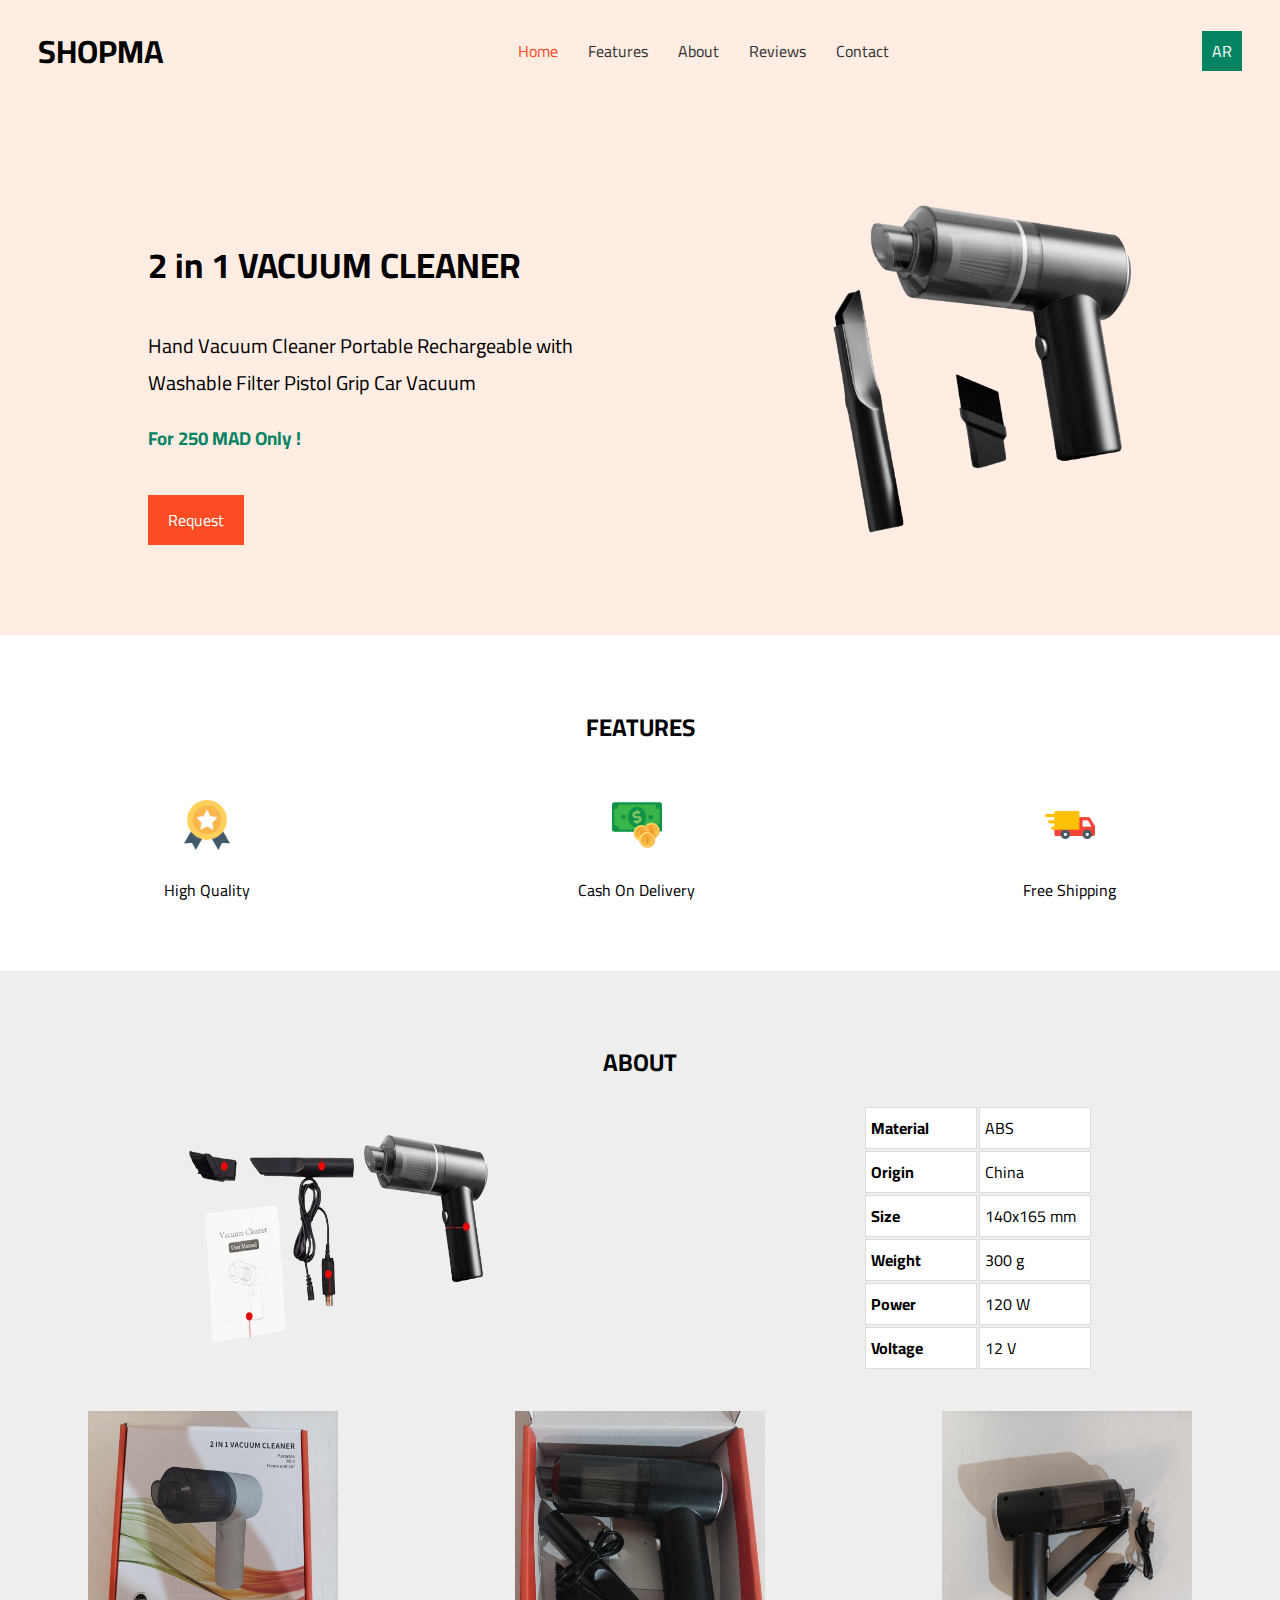
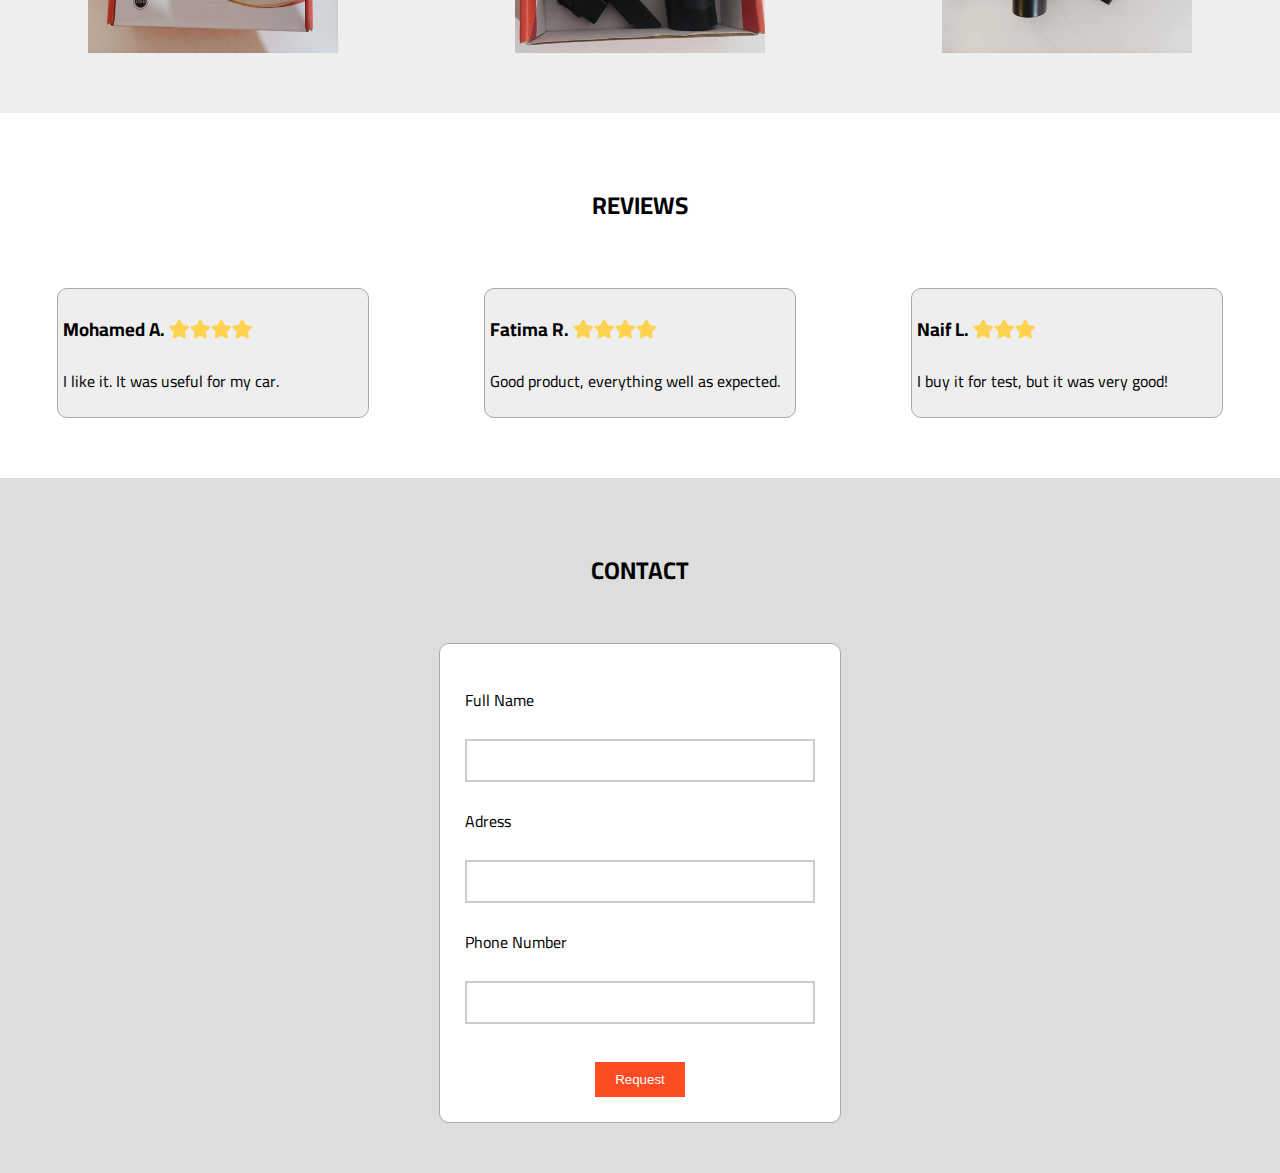
<file: index.html>
<!DOCTYPE html>
<html lang="en">

<head>
    <meta charset="UTF-8">
    <meta name="viewport" content="width=device-width, initial-scale=1.0">
    <title>Language Redirect</title>
</head>

<body>
    <script>
        // Function to get the user's preferred language from the navigator
        function getUserLanguage() {
            return navigator.language || navigator.userLanguage;
        }

        // Function to redirect to the appropriate page based on language
        function redirectToLanguagePage() {
            var userLanguage = getUserLanguage().toLowerCase();

            // Check if the language is Arabic
            if (userLanguage.includes('ar')) {
                window.location.href = 'ar/index.html';
            } else {
                // Default to English or any other language
                window.location.href = 'en/index.html';
            }
        }

        // Call the function on page load
        redirectToLanguagePage();
    </script>
</body>

</html>
</file>
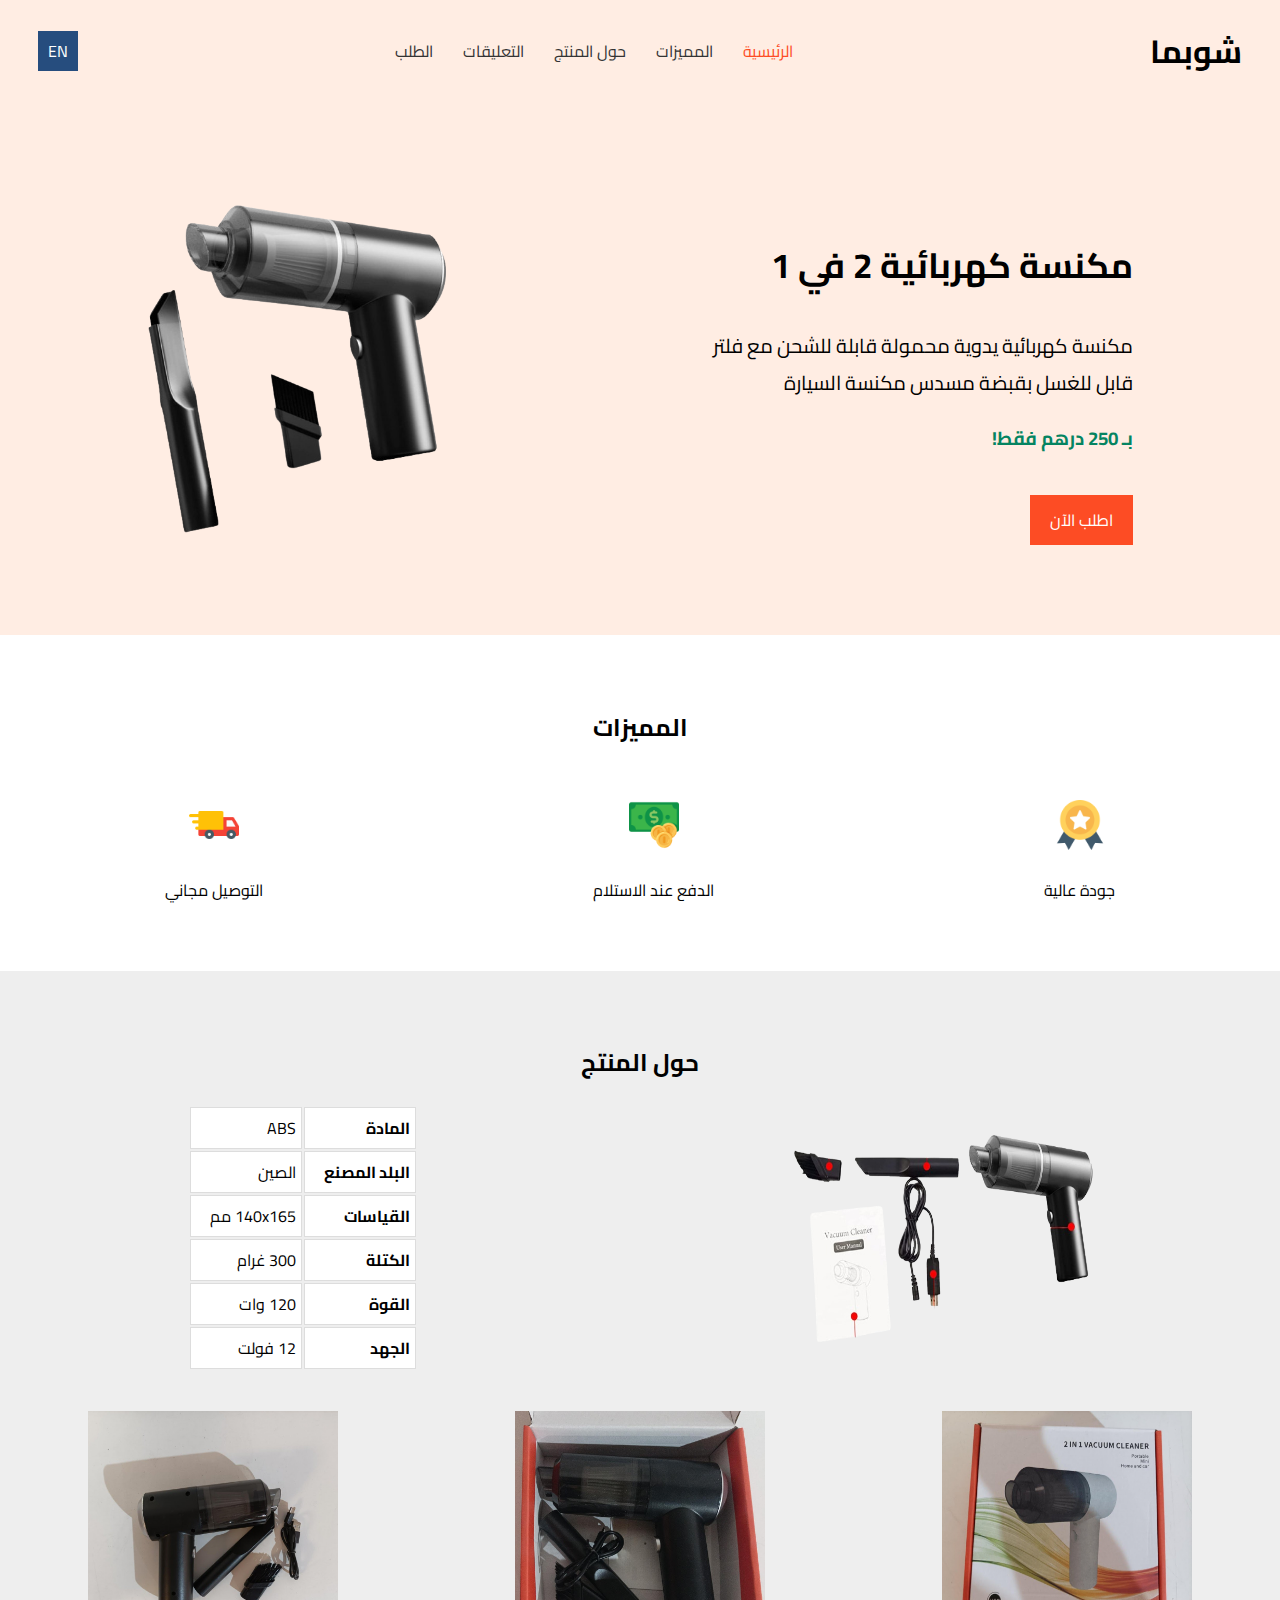
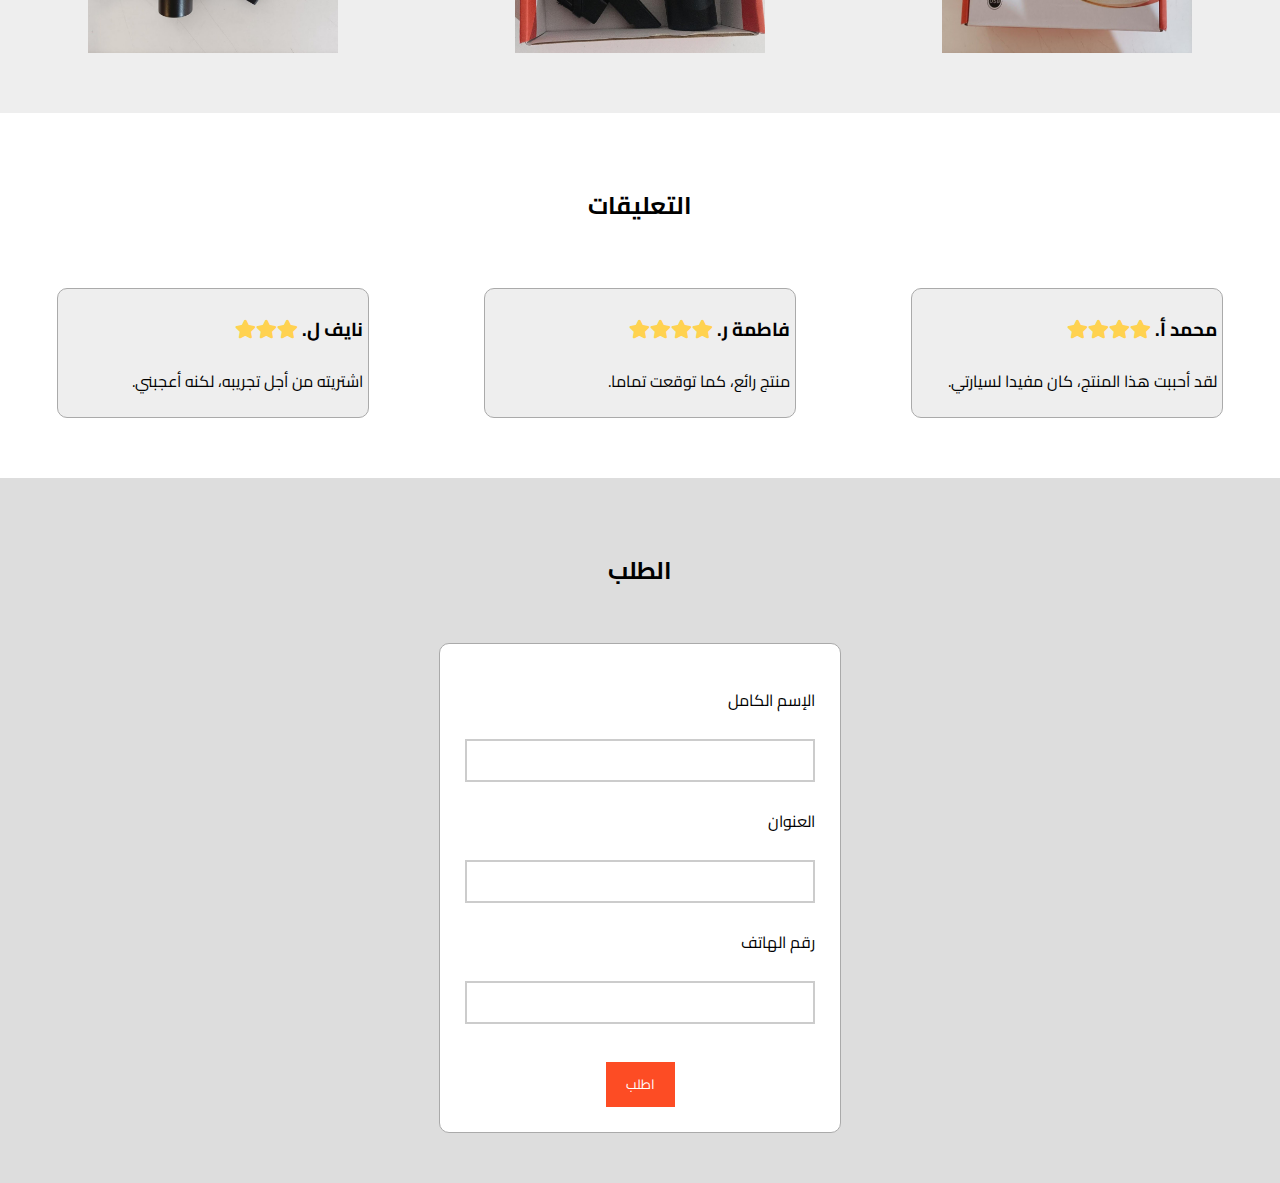
<file: ar/index.html>
<!DOCTYPE html>
<html lang="ar">
<head>
    <meta charset="utf-8">
    <meta name="viewport" content="width=device-width, initial-scale=1">
    <title>صفحة هبوط</title>
    <link href='https://fonts.googleapis.com/css?family=Cairo' rel='stylesheet'>
    <link rel="stylesheet" href="https://use.fontawesome.com/releases/v5.0.7/css/all.css">
    <link rel="stylesheet" type="text/css" href="../style.css">
    <style type="text/css">
        body {
            direction: rtl;
        }
        input[type="submit"] {
            font-family: 'Cairo';
        }
    </style>
</head>
<body>
    <header>
        <h1>شوبما</h1>
        <ul>
            <li><a href="#home" style="color: #fd4c24;">الرئيسية</a></li>
            <li><a href="#features">المميزات</a></li>
            <li><a href="#about">حول المنتج</a></li>
            <li><a href="#reviews">التعليقات</a></li>
            <li><a href="#contact">الطلب</a></li>
        </ul>
        <a href="../en/index.html" style="color: #FFF; background-color: #264d7e; padding: 5px 10px;">EN</a>
    </header>
    <section id="home">
        <div>
            <h2>مكنسة كهربائية 2 في 1</h2>
            <p>مكنسة كهربائية يدوية محمولة قابلة للشحن مع فلتر قابل للغسل بقبضة مسدس مكنسة السيارة</p>
            <h3 class="price">بـ 250 درهم فقط!</h3>
            <br>
            <a href="#contact">اطلب الآن</a>
        </div>
        <img src="../images/vacuum_cleaner_1.png" alt="vacuum cleaner" />
    </section>
    <section id="features">
        <h2 class="uppercase">المميزات</h2>
        <br>
        <div class="flexy">
            <div class="center">
                <img class="icon" src="../images/medal.png"/>
                <p>جودة عالية</p>
            </div>
            <div class="center">
                <img class="icon" src="../images/money.png"/>
                <p>الدفع عند الاستلام</p>
            </div>
            <div class="center">
                <img class="icon" src="../images/delivery-truck.png"/>
                <p>التوصيل مجاني</p>
            </div>
        </div>
    </section>
    <section id="about">
        <h2 class="uppercase">حول المنتج</h2>
        <div class="flexy">
            <img width='300px' src="../images/vacuum_cleaner_2.png" />
            <table>
                <tr>
                    <td><b>المادة</b></td>
                    <td>ABS</td>
                </tr>
                <tr>
                    <td><b>البلد المصنع</b></td>
                    <td>الصين</td>
                </tr>
                <tr>
                    <td><b>القياسات</b></td>
                    <td>140x165 مم</td>
                </tr>
                <tr>
                    <td><b>الكتلة</b></td>
                    <td>300 غرام</td>
                </tr>
                <tr>
                    <td><b>القوة</b></td>
                    <td>120 وات</td>
                </tr>
                <tr>
                    <td><b>الجهد</b></td>
                    <td>12 فولت</td>
                </tr>
            </table>
        </div>
        <br>
        <div class="flexy">
            <img class="album" src="../images/vacuum_cleaner_4.jpg" />
            <img class="album" src="../images/vacuum_cleaner_5.jpg" />
            <img class="album" src="../images/vacuum_cleaner_6.jpg" />
        </div>
    </section>
    <section id="reviews">
        <h2 class="uppercase">التعليقات</h2>
        <br>
        <div class="flexy">
            <div class="review">
                <h3>محمد أ. 
                    <script type="text/javascript">
                        for (let i = 0; i < 4; i++) {
                            document.write('<i class="fa fa-star" aria-hidden="true"></i>')
                        }
                    </script>
                </h3>
                <p>لقد أحببت هذا المنتج، كان مفيدا لسيارتي.</p>
            </div>
            <div class="review">
                <h3>فاطمة ر. 
                    <script type="text/javascript">
                        for (let i = 0; i < 4; i++) {
                            document.write('<i class="fa fa-star" aria-hidden="true"></i>')
                        }
                    </script>
                </h3>
                <p>منتج رائع، كما توقعت تماما.</p>
            </div>
            <div class="review">
                <h3>نايف ل. 
                    <script type="text/javascript">
                        for (let i = 0; i < 3; i++) {
                            document.write('<i class="fa fa-star" aria-hidden="true"></i>')
                        }
                    </script>
                </h3>
                <p>اشتريته من أجل تجريبه، لكنه أعجبني.</p>
            </div>
        </div>
    </section>
    <section id="contact">
        <h2 class="uppercase">الطلب</h2>
        <br>
        <div class="flexy">
        <form class="my_form" method="POST" action="#">
            <div>
                <p>الإسم الكامل</p>
                <input type="text" name="full_name" required>
            </div>
            <div>
                <p>العنوان</p>
                <input type="text" name="adress" required>
            </div>
            <div>
                <p>رقم الهاتف</p>
                <input type="text" name="phone_number" required>
            </div>
            <br>
            <div class="submit">
                <input type="submit" value="اطلب">
            </div>
        </form>
    </div>
    </section>
</body>
</html>
</file>
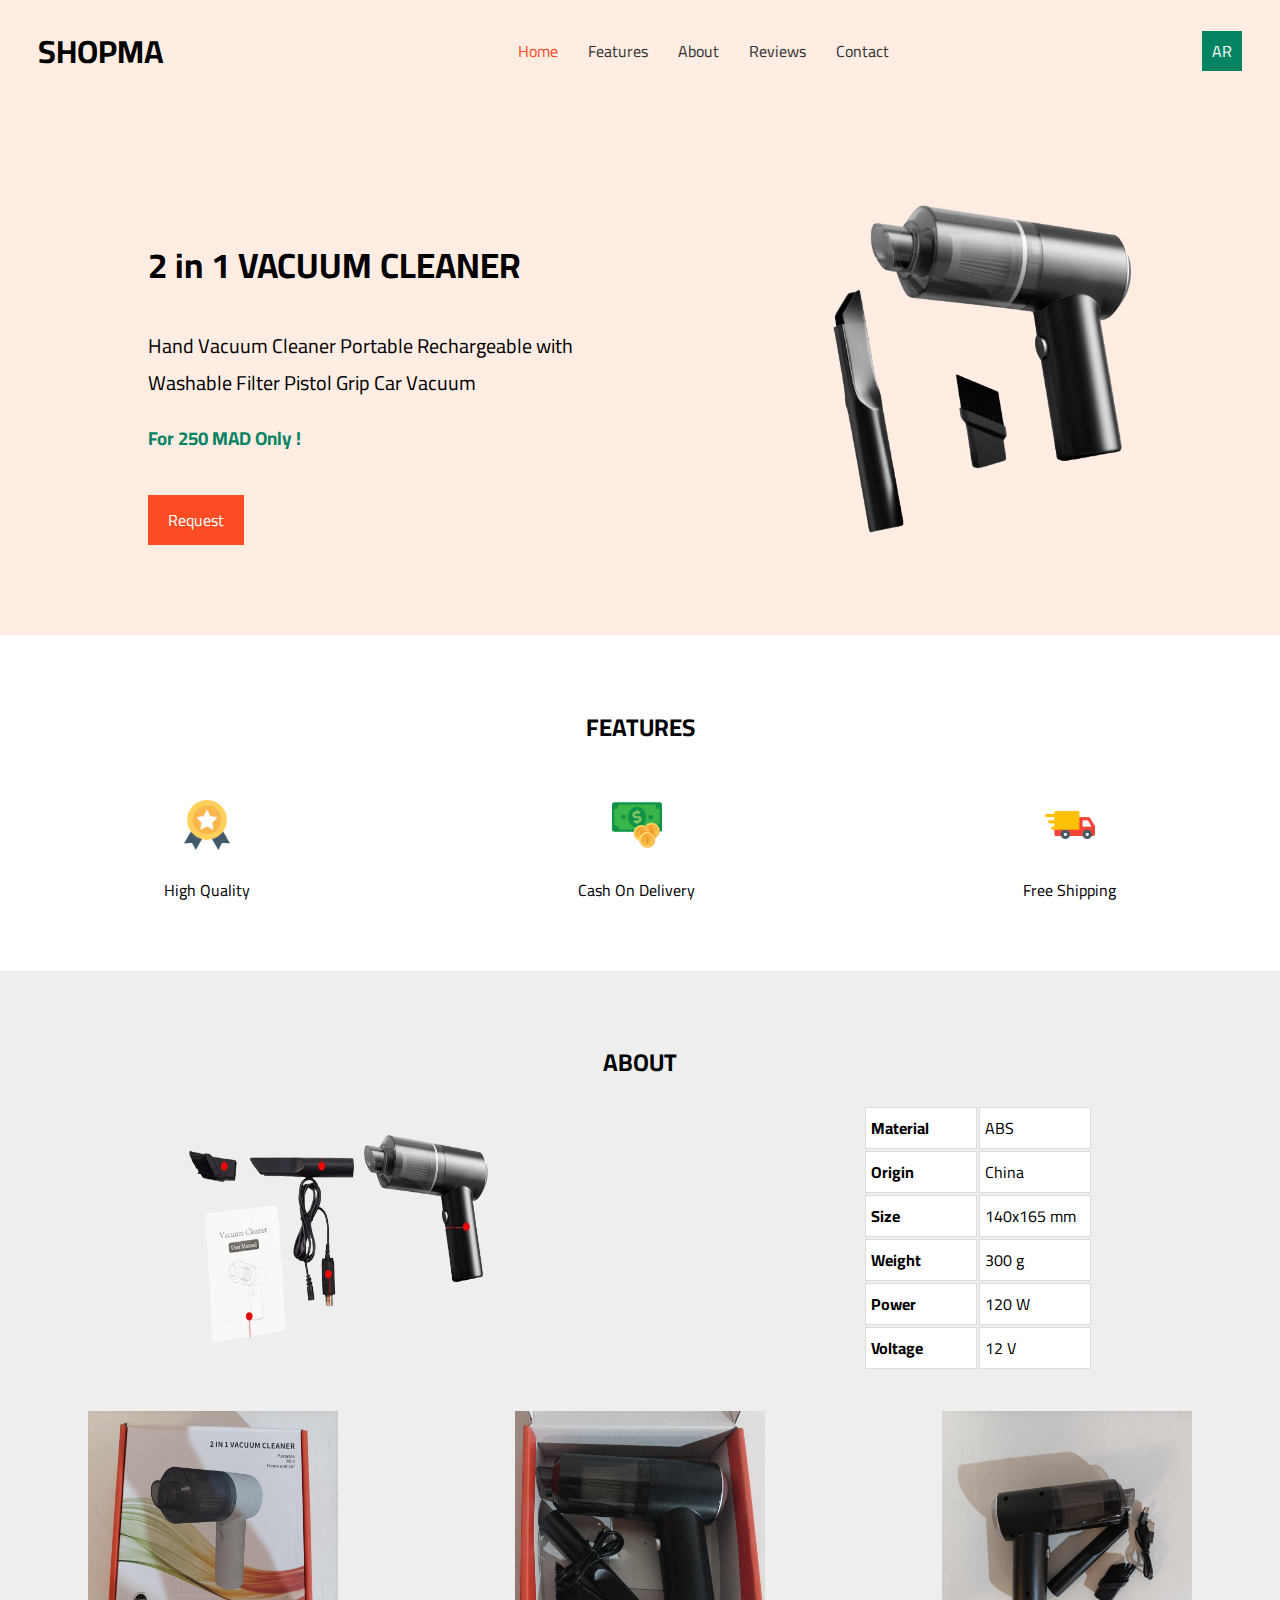
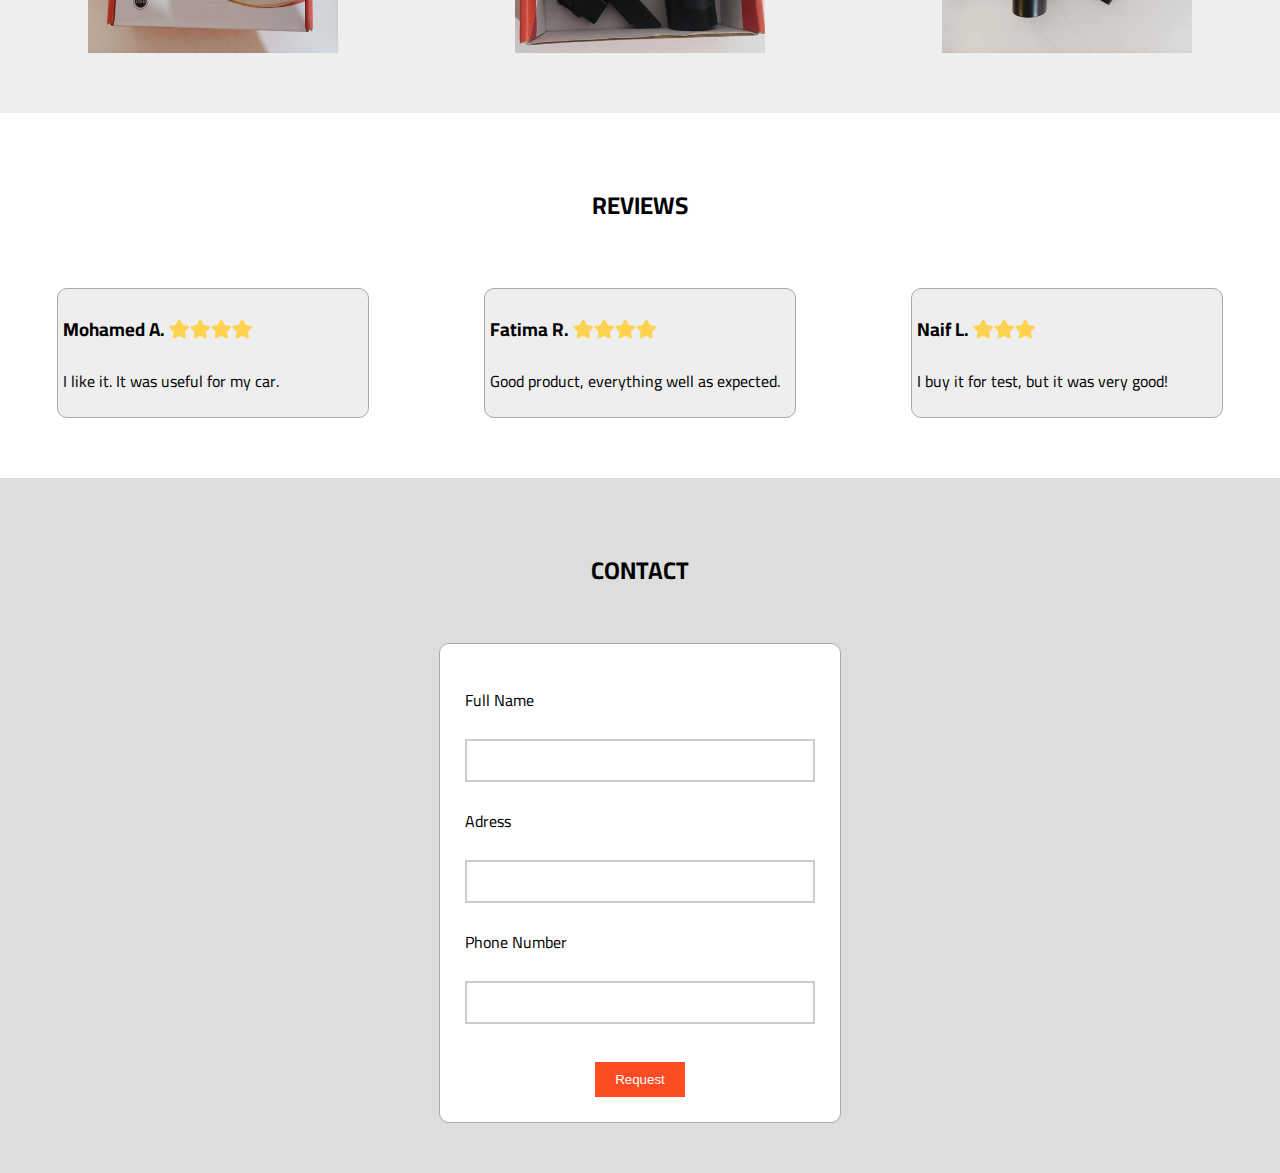
<file: en/index.html>
<!DOCTYPE html>
<html lang="en">
<head>
	<meta charset="utf-8">
	<meta name="viewport" content="width=device-width, initial-scale=1">
	<title>Landing Page</title>
	<link href='https://fonts.googleapis.com/css?family=Cairo' rel='stylesheet'>
	<link rel="stylesheet" href="https://use.fontawesome.com/releases/v5.0.7/css/all.css">
	<link rel="stylesheet" type="text/css" href="../style.css">
</head>
<body>
	<header>
		<h1>SHOPMA</h1>
		<ul>
			<li><a href="#home" style="color: #fd4c24;">Home</a></li>
			<li><a href="#features">Features</a></li>
			<li><a href="#about">About</a></li>
			<li><a href="#reviews">Reviews</a></li>
			<li><a href="#contact">Contact</a></li>
		</ul>
		<a href="../ar/index.html" style="color: #FFF; background-color: #058461; padding: 5px 10px;">AR</a>
	</header>
	<section id="home">
		<div>
			<h2>2 in 1 VACUUM CLEANER</h2>
			<p>Hand Vacuum Cleaner Portable Rechargeable with Washable Filter Pistol Grip Car Vacuum</p>
			<h3 class="price">For 250 MAD Only !</h3>
			<br>
			<a href="#contact">Request</a>
		</div>
		<img src="../images/vacuum_cleaner_1.png" alt="vacuum cleaner" />
	</section>
	<section id="features">
		<h2 class="uppercase">Features</h2>
		<br>
		<div class="flexy">
			<div class="center">
				<img class="icon" src="../images/medal.png"/>
				<p>High Quality</p>
			</div>
			<div class="center">
				<img class="icon" src="../images/money.png"/>
				<p>Cash On Delivery</p>
			</div>
			<div class="center">
				<img class="icon" src="../images/delivery-truck.png"/>
				<p>Free Shipping</p>
			</div>
		</div>
	</section>
	<section id="about">
		<h2 class="uppercase">About</h2>
		<div class="flexy">
			<img width='300px' src="../images/vacuum_cleaner_2.png" />
			<table>
				<tr>
					<td><b>Material</b></td>
					<td>ABS</td>
				</tr>
				<tr>
					<td><b>Origin</b></td>
					<td>China</td>
				</tr>
				<tr>
					<td><b>Size</b></td>
					<td>140x165 mm</td>
				</tr>
				<tr>
					<td><b>Weight</b></td>
					<td>300 g</td>
				</tr>
				<tr>
					<td><b>Power</b></td>
					<td>120 W</td>
				</tr>
				<tr>
					<td><b>Voltage</b></td>
					<td>12 V</td>
				</tr>
			</table>
		</div>
		<br>
		<div class="flexy">
			<img class="album" src="../images/vacuum_cleaner_4.jpg" />
			<img class="album" src="../images/vacuum_cleaner_5.jpg" />
			<img class="album" src="../images/vacuum_cleaner_6.jpg" />
		</div>
	</section>
	<section id="reviews">
		<h2 class="uppercase">reviews</h2>
		<br>
		<div class="flexy">
			<div class="review">
				<h3>Mohamed A. 
					<script type="text/javascript">
						for (let i = 0; i < 4; i++) {
							document.write('<i class="fa fa-star" aria-hidden="true"></i>')
						}
					</script>
				</h3>
				<p>I like it. It was useful for my car.</p>
			</div>
			<div class="review">
				<h3>Fatima R. 
					<script type="text/javascript">
						for (let i = 0; i < 4; i++) {
							document.write('<i class="fa fa-star" aria-hidden="true"></i>')
						}
					</script>
				</h3>
				<p>Good product, everything well as expected.</p>
			</div>
			<div class="review">
				<h3>Naif L. 
					<script type="text/javascript">
						for (let i = 0; i < 3; i++) {
							document.write('<i class="fa fa-star" aria-hidden="true"></i>')
						}
					</script>
				</h3>
				<p>I buy it for test, but it was very good!</p>
			</div>
		</div>
	</section>
	<section id="contact">
		<h2 class="uppercase">Contact</h2>
		<br>
		<div class="flexy">
		<form class="my_form" method="POST" action="#">
			<div>
				<p>Full Name</p>
				<input type="text" name="full_name" required>
			</div>
			<div>
				<p>Adress</p>
				<input type="text" name="adress" required>
			</div>
			<div>
				<p>Phone Number</p>
				<input type="text" name="phone_number" required>
			</div>
			<br>
			<div class="submit">
				<input type="submit" value="Request">
			</div>
		</form>
	</div>
	</section>
</body>
</html>
</file>
<file: style.css>
body {
	margin: 0;
	font-family: 'Cairo';
}
a {
	text-decoration: none;
	color: #333;
}
.uppercase {
	text-transform: uppercase;
}
.flexy {
	display: flex;
	justify-content: space-around;
	flex-wrap: wrap;
}
.icon {
	width: 50px;
	height: 50px;
}
.center {
	text-align: center;
}
.album {
	width: 250px;
	margin: 10px;
}
.price {
	color: #058461;
}
header {
	display: flex;
	align-items: center;
	justify-content: space-between;
    padding-right: 3%;
    padding-left: 3%;
    background-color: #ffede3;
}
header ul {
	display: flex;
}
header li {
	margin: 15px;
	list-style: none;
}
section {
	padding-top: 50px;
	padding-bottom: 50px;
}
section h2 {
	text-align: center;
}
section#home {
	display: flex;
	align-items: center;
    justify-content: space-around;
    background-color: #ffede3;
    padding: 100px 30px;
}
section#home img {
	width: 300px;
}
section#home h2 {
	font-size: 35px;
	text-align: initial;
}
section#home p {
	font-size: 20px;
    width: 450px;
}
section#home a {
	background-color: #fd4c24;
	padding: 10px 20px;
	color: #FFFFFF;
}
section#about {
	background-color: #eee;
}
td {
	border: 1px solid #ddd;
	background-color: #fff;
    width: 100px;
    padding: 5px;
}
tr:nth-child(even) {
	background-color: #ddd;
}
.review {
    border: 1px solid #aaa;
    padding: 5px;
    width: 300px;
    border-radius: 10px;
    background-color: #eee;
    margin: 10px;
}
.review i {
	color: #ffd250;
}
section#contact {
	background-color: #ddd;
}
.my_form {
	background-color: #fff;
	width: 350px;
	padding: 25px;
    border: 1px solid #aaa;
    border-radius: 10px;
}
input[type="text"] {
    width: 100%;
	padding: 12px 20px;
	margin: 8px 0;
	box-sizing: border-box;
	border: 2px solid #ccc;
	-webkit-transition: 0.5s;
	transition: 0.5s;
	outline: none;
}
input[type="text"]:focus {
    border: 2px solid #fd4c24;
}
.submit {
	text-align: center;
}
input[type="submit"] {
    background-color: #fd4c24;
    padding: 10px 20px;
    color: #FFFFFF;
    border: none;
}
</file>
